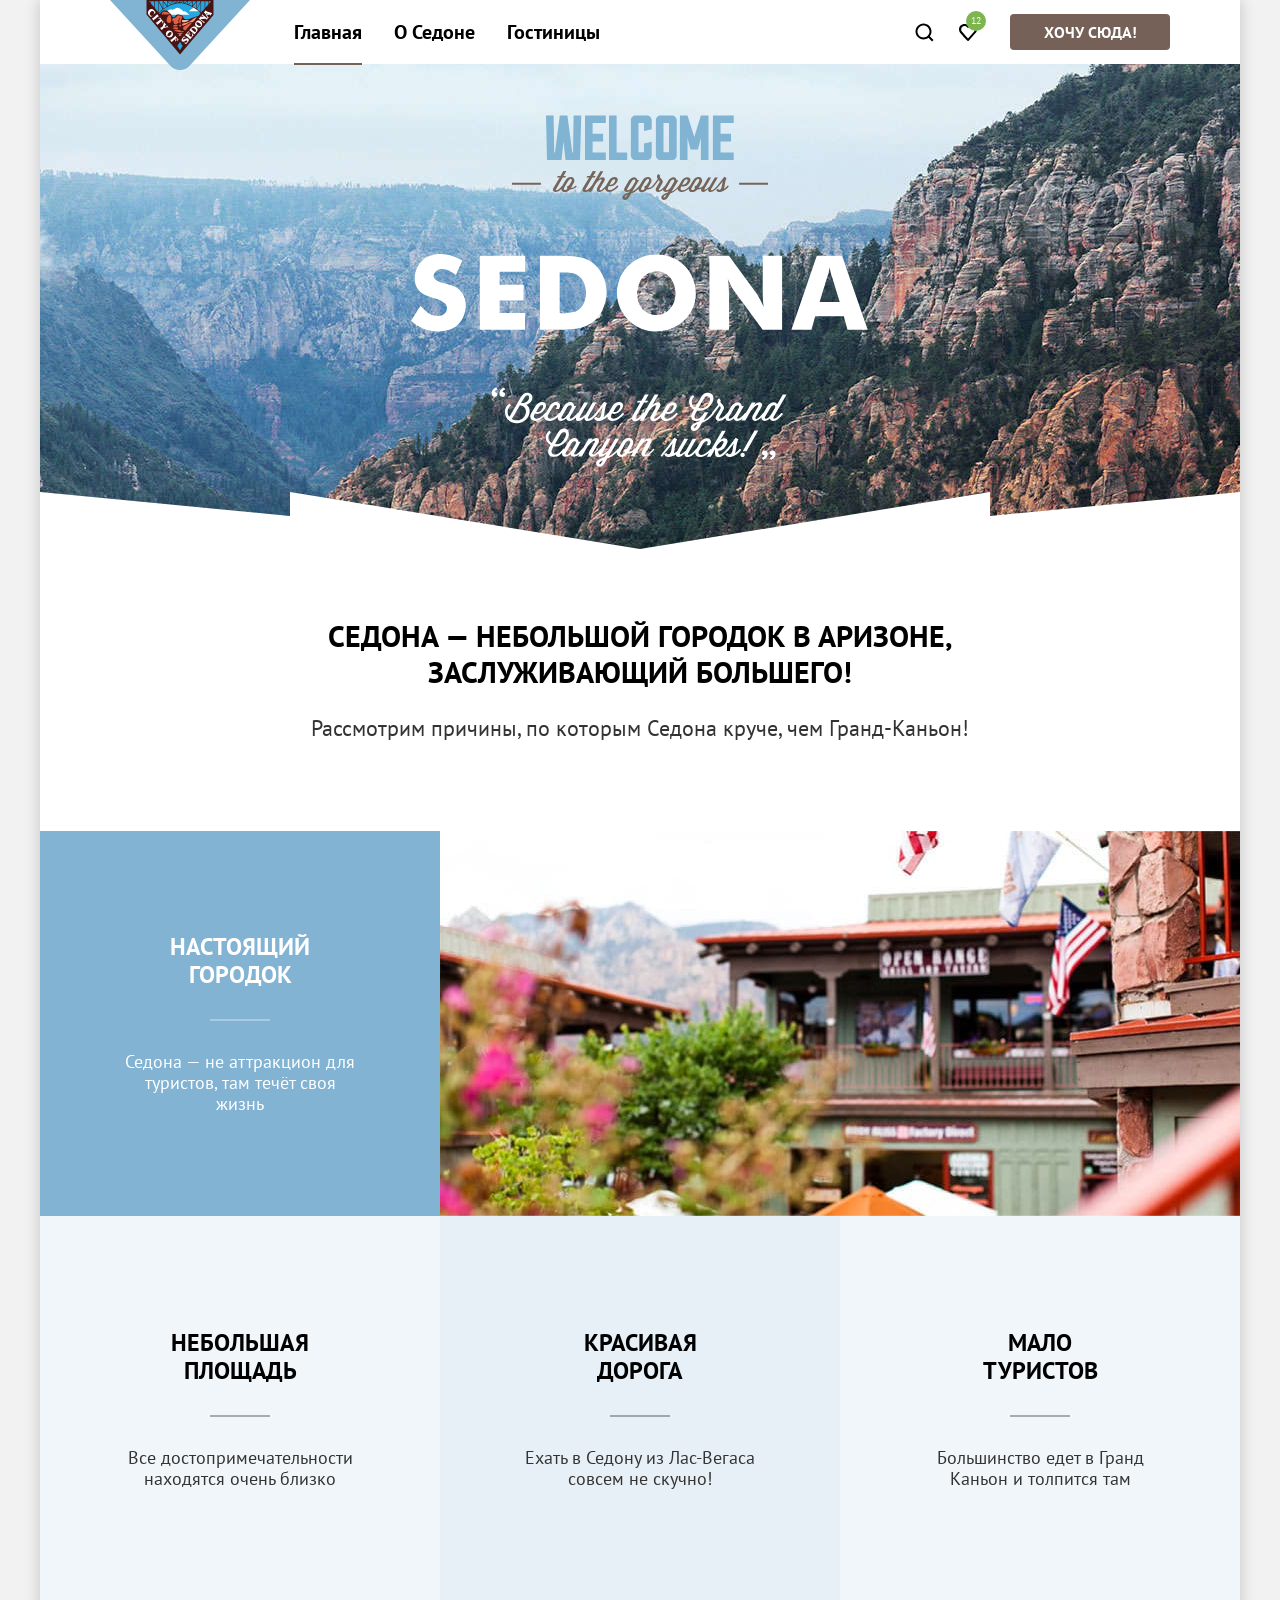
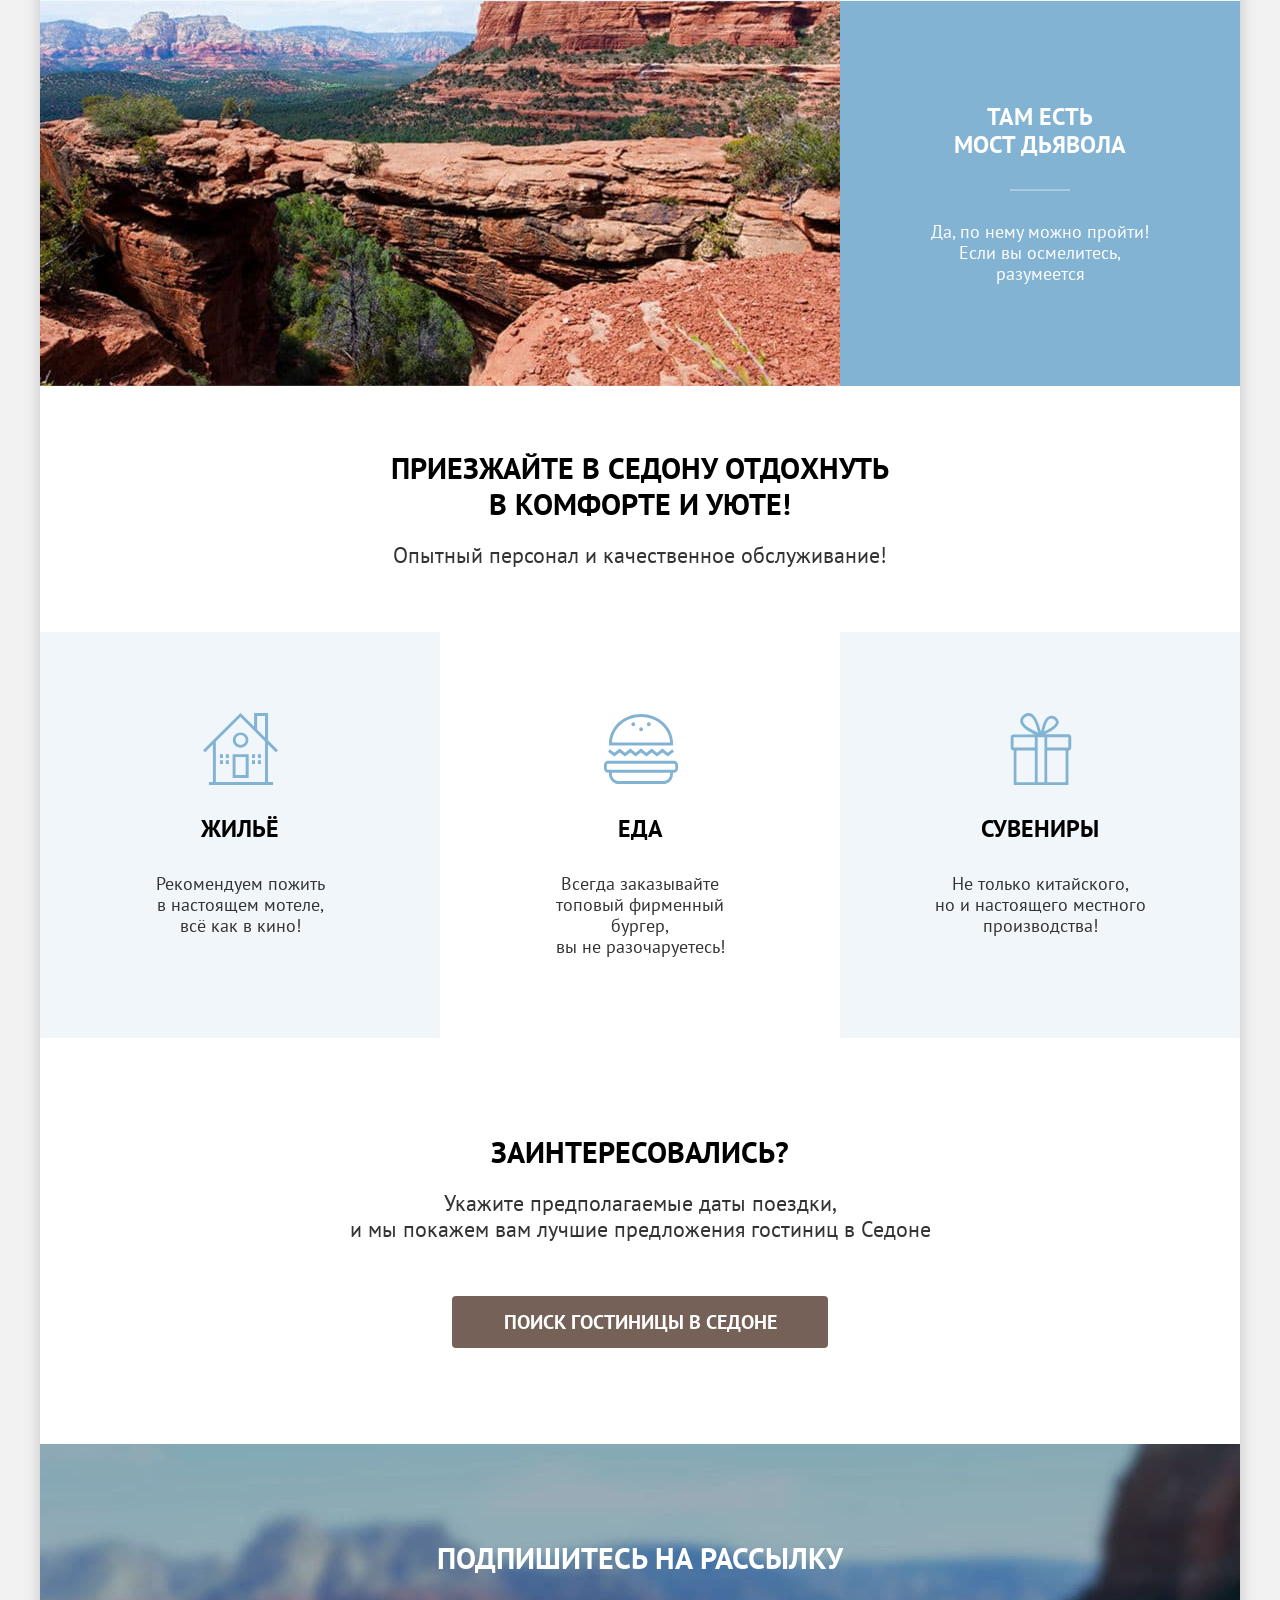
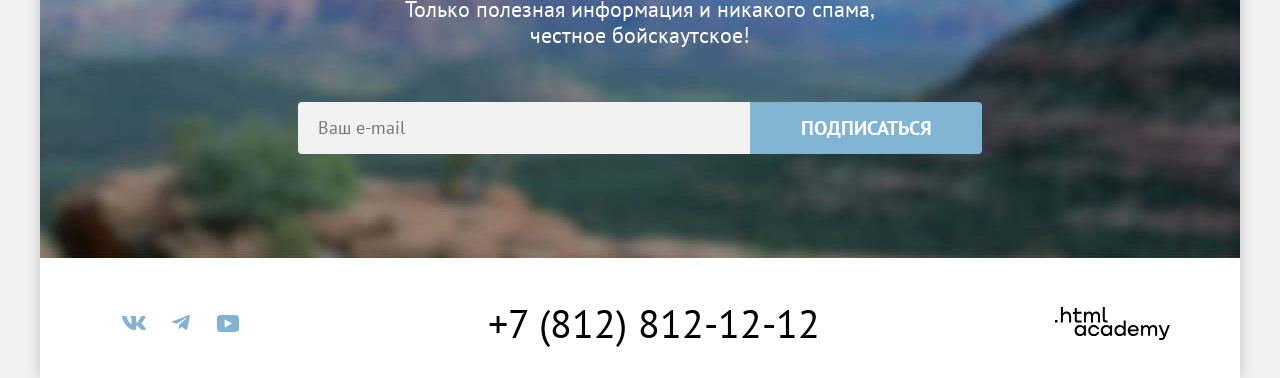
<file: index.html>
<!DOCTYPE html>
<html lang="ru">

  <head>
    <meta charset="utf-8">
    <title>Город Седона – каньоны Аризоны</title>
    <link rel="stylesheet" href="styles/styles.css">
    <link rel="icon" href="favicon.ico">
    <link rel="icon" type="image/png" href="images/favicon.png">
  </head>

  <body>
    <div class="container">
      <header class="header" data-test="header">
        <nav class="nav">
          <a class="logo" href="index.html" aria-current="page">
            <img src="images/logo.svg" width="140" height="70" alt="Логотип сайта города Седона">
          </a>
          <ul class="list nav-list">
            <li class="nav-item">
              <a class="nav-link nav-link-current" aria-current="page">Главная</a>
            </li>
            <li class="nav-item">
              <a class="nav-link" href="#">О Седоне</a>
            </li>
            <li class="nav-item">
              <a class="nav-link" href="catalog.html">Гостиницы</a>
            </li>
          </ul>
          <ul class="list nav-list user-menu-list">
            <li class="user-menu-item">
              <a class="nav-link user-menu-link user-menu-search" href="#">
                <span class="visually-hidden">Поиск по сайту</span>
              </a>
            </li>
            <li class="user-menu-item">
              <a class="nav-link user-menu-link user-menu-favorites" href="#">
                <span class="visually-hidden">Гостиниц в избранном</span>
                <span class="favorites-number">12</span>
              </a>
            </li>
            <li class="user-menu-item">
              <a class="button user-menu-button" href="#">Хочу сюда!
              </a>
            </li>
          </ul>
        </nav>
      </header>
      <main class="main" data-test="main">
        <section class="welcome" data-test="hero">
          <h1 class="visually-hidden">Добро пожаловать в Седону!</h1>
          <img class="welcome-img" src="images/welcome.svg" width="458" height="352" lang="en"
            alt="Welcome to the gorgeous Sedona, because the Grand Canyon sucks!">
        </section>
        <section class="advantages" data-test="advantages">
          <div class="title-wrapper advantages-wrapper">
            <h2 class="title">Седона&nbsp;&mdash; небольшой городок в&nbsp;Аризоне, заслуживающий большего!</h2>
            <p class="title-text">Рассмотрим причины, по&nbsp;которым Седона круче, чем Гранд-Каньон!</p>
          </div>
          <ul class="list advantages-list">
            <li class="advantages-item-special">
              <div class="advantages-item-wrap advantages-item-wrap-special">
                <h3 class="subtitle subtitle-special">Настоящий городок</h3>
                <p class="subtitle-text">Седона&nbsp;&mdash; не&nbsp;аттракцион для туристов, там течёт своя жизнь
                </p>
              </div>
              <img class="advantages-img" src="images/pictures/town-view.jpg" width="800" height="385"
                alt="Уголок Седоны на фоне гор">
            </li>
            <li class="advantages-item">
              <div class="advantages-item-wrap">
                <h3 class="subtitle subtitle-advantages">Небольшая площадь</h3>
                <p class="subtitle-text">Все достопримечательности находятся очень близко</p>
              </div>
            </li>
            <li class="advantages-item">
              <div class="advantages-item-wrap">
                <h3 class="subtitle subtitle-advantages">Красивая <br> дорога</h3>
                <p class="subtitle-text">Ехать в&nbsp;Седону из&nbsp;Лас-Вегаса совсем не&nbsp;скучно!</p>
              </div>
            </li>
            <li class="advantages-item">
              <div class="advantages-item-wrap">
                <h3 class="subtitle subtitle-advantages">Мало <br> туристов</h3>
                <p class="subtitle-text">Большинство едет в&nbsp;Гранд Каньон и&nbsp;толпится там</p>
              </div>
            </li>
            <li class="advantages-item-special">
              <img class="advantages-img" src="images/pictures/bridge.jpg" width="800" height="385" alt="Мост дьявола">
              <div class="advantages-item-wrap advantages-item-wrap-special">
                <h3 class="subtitle subtitle-special">Там есть мост&nbsp;дьявола</h3>
                <p class="subtitle-text">Да, по&nbsp;нему можно пройти! Если вы&nbsp;осмелитесь, разумеется</p>
              </div>
            </li>
          </ul>
        </section>
        <section class="advices">
          <div class="title-wrapper advices-wrapper">
            <h2 class="title">Приезжайте в&nbsp;Седону отдохнуть <br> в&nbsp;комфорте и&nbsp;уюте!</h2>
            <p class="title-text">Опытный персонал и&nbsp;качественное обслуживание!</p>
          </div>
          <ul class="list advices-list">
            <li class="advices-item advices-item-house">
              <h3 class="subtitle">Жильё</h3>
              <p class="subtitle-text">Рекомендуем пожить в&nbsp;настоящем мотеле, <br> всё как в&nbsp;кино!</p>
            </li>
            <li class="advices-item advices-item-food">
              <h3 class="subtitle">Еда</h3>
              <p class="subtitle-text">Всегда заказывайте <br> топовый фирменный бургер,
                вы&nbsp;не&nbsp;разочаруетесь!
              </p>
            </li>
            <li class="advices-item advices-item-gift">
              <h3 class="subtitle">Сувениры</h3>
              <p class="subtitle-text">Не&nbsp;только китайского, но&nbsp;и&nbsp;настоящего местного производства!
              </p>
            </li>
          </ul>
        </section>
        <section class="search" data-test="search">
          <div class="title-wrapper search-wrapper">
            <h2 class="title">Заинтересовались?</h2>
            <p class="title-text">Укажите предполагаемые даты поездки, <br> и&nbsp;мы&nbsp;покажем вам лучшие
              предложения гостиниц в&nbsp;Седоне</p>
          </div>
          <button class="button button-search" type="button" onclick="window.modalDialog.showModal();">Поиск гостиницы
            в Седоне</button>
        </section>
        <section class="subscribe subscribe-special" data-test="subscribe">
          <div class="title-wrapper subscribe-wrapper">
            <h2 class="title title-subscribe">Подпишитесь на рассылку</h2>
            <p class="title-text">Только полезная информация и&nbsp;никакого спама, честное&nbsp;бойскаутское!</p>
          </div>
          <form class="subscribe-form" action="https://echo.htmlacademy.ru/" method="post">
            <label class="visually-hidden" for="subscribe-email">Введите ваш email</label>
            <input class="input" type="email" id="subscribe-email" name="subscribe-email" placeholder="Ваш e-mail"
              required>
            <button class="button button-subscribe" type="submit">Подписаться</button>
          </form>
        </section>
      </main>
      <footer class="footer" data-test="footer">
        <section class="socials">
          <h2 class="visually-hidden">Мы в социальных сетях</h2>
          <ul class="list socials-list">
            <li class="socials-item">
              <a class="socials-link socials-link-vk" href="https://vk.com/htmlacademy">
                <span class="visually-hidden">ВКонтакте</span>
              </a>
            </li>
            <li class="socials-item">
              <a class="socials-link socials-link-telegram" href="https://t.me/htmlacademy">
                <span class="visually-hidden">Телеграм</span>
              </a>
            </li>
            <li class="socials-item">
              <a class="socials-link socials-link-youtube" href="https://www.youtube.com/user/htmlacademyru">
                <span class="visually-hidden" lang="en">YouTube</span>
              </a>
            </li>
          </ul>
        </section>
        <address class="contacts"><a class="contacts-phone" href="tel:+78128121212">+7 (812) 812-12-12</a></address>
        <a class="developer-link" href="https://htmlacademy.ru/intensive/htmlcss">
          <span class="visually-hidden">Логотип разработчика сайта HTML Academy</span>
        </a>
      </footer>
      <dialog class="modal-window" id="modalDialog">
        <div class="modal-container">
          <div class="modal modal-search">
            <form method="dialog">
              <button class="modal-close-button" type="submit">
                <span class="visually-hidden">Закрыть</span>
              </button>
            </form>
            <section class="modal-content">
              <h2 class="modal-title">Поиск гостиницы в Седоне</h2>
              <form class="modal-form" action="https://echo.htmlacademy.ru/" method="post">
                <p class="form-check-date">
                  <label class="modal-label-title" for="check-in-date">Дата заезда:</label>
                  <input class="input input-check-date" type="text" id="check-in-date" name="check-in-date"
                    placeholder="Укажите дату" value="27 апреля 2020" autofocus required>
                  <span class="icon-calendar" tabindex="0"></span>
                  <span class="form-info form-info-warning">Мы не можем отправить вас в прошлое.</span>
                </p>
                <p class="form-check-date">
                  <label class="modal-label-title" for="check-out-date">Дата выезда:</label>
                  <input class="input input-check-date" type="text" id="check-out-date" name="check-out-date"
                    placeholder="Укажите дату" value="1 сентября 2023" required>
                  <span class="icon-calendar" tabindex="0"></span>
                  <span class="form-info">На эти даты есть свободные номера. Пока есть.</span>
                </p>
                <div class="check-in-all-persons-wrapper">
                  <div class="check-in-persons-wrapper check-in-adults-wrapper">
                    <label class="modal-label-title" for="adults">Взрослые:</label>
                    <div class="buttons-wrap">
                      <button class="button button-plus-minus button-minus" type="button">
                        <span class="visually-hidden">Увеличивает количество взрослых</span>
                      </button>
                      <input class="input input-persons" type="text" id="adults" name="adults" value="2" placeholder="0"
                        maxlength="2" required>
                      <button class="button button-plus-minus button-plus" type="button">
                        <span class="visually-hidden">Уменьшает количество взрослых</span>
                      </button>
                    </div>
                  </div>
                  <div class="check-in-persons-wrapper check-in-children-wrapper">
                    <label class="modal-label-title modal-label-title-children" for="children">Дети:</label>
                    <span class="tooltip-icon" tabindex="0"></span>
                    <span class="tooltip-text">Укажите количество детей, которые будут с&nbsp;вами, возраст
                      которых
                      от&nbsp;6&nbsp;до&nbsp;18&nbsp;лет. Дети до&nbsp;6&nbsp;лет размещаются бесплатно.
                    </span>
                    <div class="buttons-wrap">
                      <button class="button button-plus-minus button-minus" type="button">
                        <span class="visually-hidden">Увеличивает количество детей</span>
                      </button>
                      <input class="input input-persons" type="text" id="children" name="children" value="2"
                        placeholder="0" maxlength="2">
                      <button class="button button-plus-minus button-plus" type="button">
                        <span class="visually-hidden">Уменьшает количество детей</span>
                      </button>
                    </div>
                  </div>
                </div>
                <button class=" button button-request" type="submit">Найти</button>
              </form>
            </section>
          </div>
        </div>
      </dialog>
    </div>
  </body>

</html>
</file>
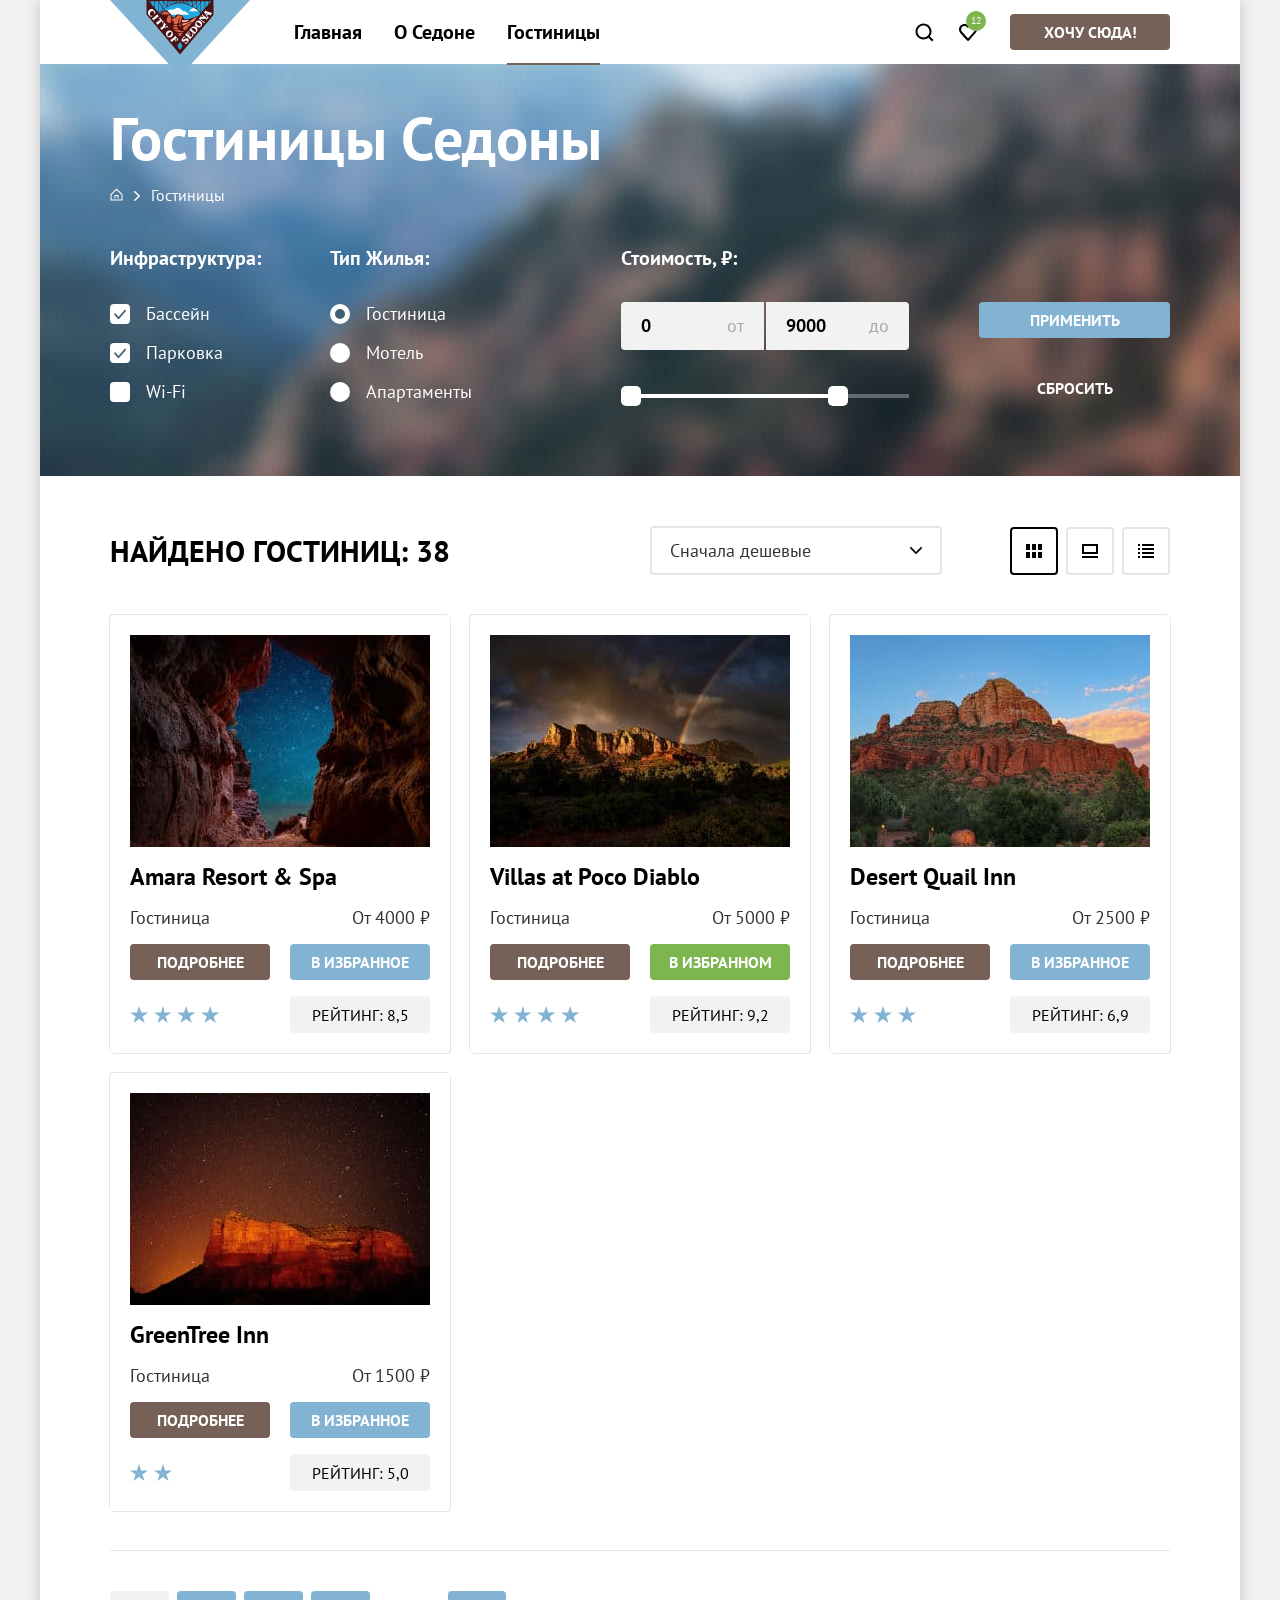
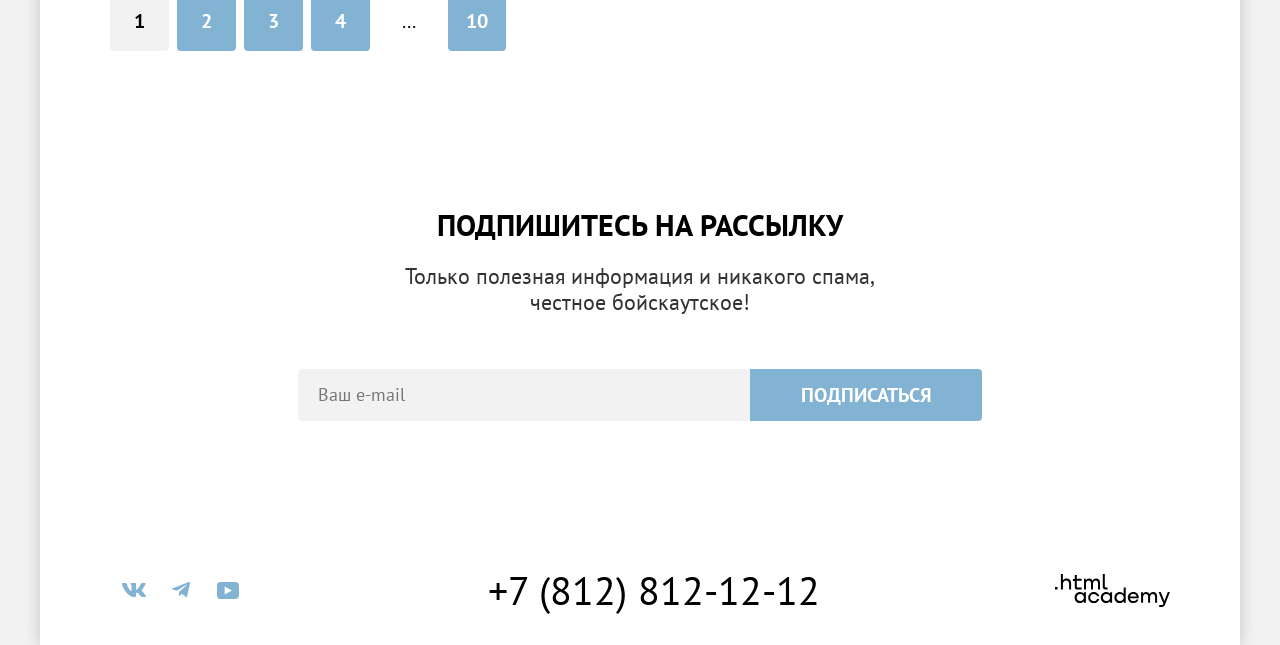
<file: catalog.html>
<!DOCTYPE html>
<html lang="ru">

  <head>
    <meta charset="utf-8">
    <title>Гостиницы Седоны</title>
    <link rel="stylesheet" href="styles/styles.css">
    <link rel="icon" href="/favicon.ico" type="image/x-icon">
  </head>

  <body>
    <div class="container">
      <header class="header" data-test="header">
        <nav class="nav">
          <a class="logo" href="index.html" aria-current="page">
            <img src="images/logo.svg" width="140" height="70" alt="Логотип сайта города Седона">
          </a>
          <ul class="list nav-list">
            <li class="nav-item">
              <a class="nav-link" href="index.html">Главная</a>
            </li>
            <li class="nav-item">
              <a class="nav-link" href="#">О Седоне</a>
            </li>
            <li class="nav-item">
              <a class="nav-link nav-link-current" aria-current="page">Гостиницы</a>
            </li>
          </ul>
          <ul class="list nav-list user-menu-list">
            <li class="user-menu-item">
              <a class="nav-link user-menu-link user-menu-search" href="#">
                <span class="visually-hidden">Поиск по сайту</span>
              </a>
            </li>
            <li class="user-menu-item">
              <a class="nav-link user-menu-link user-menu-favorites" href="#">
                <span class="visually-hidden">Гостиниц в избранном</span>
                <span class="favorites-number">12</span>
              </a>
            </li>
            <li class="user-menu-item">
              <a class="button user-menu-button" href="#">Хочу сюда!
              </a>
            </li>
          </ul>
        </nav>
      </header>
      <main class="main" data-test="main">
        <div class="catalog-top">
          <h1 class="catalog-top-title">Гостиницы Седоны</h1>
          <ul class="list breadcrumbs-list">
            <li class="breadcrumbs-item" tabindex="0">
              <a class="breadcrumbs-link breadcrumbs-link-index" href="index.html">
                <span class="visually-hidden">Главная</span>
              </a>
            <li class="breadcrumbs-item">
              <a class="breadcrumbs-link breadcrumbs-link-catalog" aria-current="page">Гостиницы</a>
            </li>
          </ul>
          <section class="filter" data-test="filter">
            <h2 class="visually-hidden">Выбор гостиницы по параметрам</h2>
            <form class="filter-form" action="https://echo.htmlacademy.ru/" method="get">
              <fieldset class="filter-group">
                <legend class="filter-title">Инфраструктура:</legend>
                <ul class="list filter-list">
                  <li class="filter-item">
                    <label class="filter-subject" for="pool">
                      <input class="visually-hidden input-box" type="checkbox" id="pool" name="pool" checked>
                      <span class="input-check input-check-box" tabindex="0"></span>
                      <span class="check-box-title">Бассейн</span>
                    </label>
                  </li>
                  <li class="filter-item">
                    <label class="filter-subject" for="parking">
                      <input class="visually-hidden input-box" type="checkbox" id="parking" name="parking" checked>
                      <span class="input-check input-check-box" tabindex="0"></span>
                      <span class="check-box-title">Парковка</span>
                    </label>
                  </li>
                  <li class="filter-item">
                    <label class="filter-subject" for="wi-fi">
                      <input class="visually-hidden input-box" type="checkbox" id="wi-fi" name="wi-fi">
                      <span class="input-check input-check-box" tabindex="0"></span>
                      <span class="check-box-title">Wi-Fi</span>
                    </label>
                  </li>
                </ul>
              </fieldset>
              <fieldset class="filter-group">
                <legend class="filter-title">Тип Жилья:</legend>
                <ul class="list filter-list">
                  <li class="filter-item">
                    <label class="filter-subject" for="hotel">
                      <input class="visually-hidden input-radio" type="radio" id="hotel" name="accommodation-type"
                        value="hotel" checked>
                      <span class="input-check input-check-radio" tabindex="0"></span>
                      <span class="check-box-title">Гостиница</span>
                    </label>
                  </li>
                  <li class="filter-item">
                    <label class="filter-subject" for="motel">
                      <input class="visually-hidden input-radio" type="radio" id="motel" name="accommodation-type"
                        value="motel">
                      <span class="input-check input-check-radio" tabindex="0"></span>
                      <span class="check-box-title">Мотель</span>
                    </label>
                  </li>
                  <li class="filter-item">
                    <label class="filter-subject" for="apartments">
                      <input class="visually-hidden input-radio" type="radio" id="apartments" name="accommodation-type"
                        value="apartments">
                      <span class="input-check input-check-radio" tabindex="0"></span>
                      <span class="check-box-title">Апартаменты</span>
                    </label>
                  </li>
                </ul>
              </fieldset>
              <fieldset class="filter-group filter-group-price">
                <legend class="filter-title">Стоимость, ₽:</legend>
                <div class="filter-inputs-wrapper">
                  <div class="control-price-wrap">
                    <label class="filter-control-price" for="price-min">
                      <input class="input filter-input" type="text" id="price-min" name="price-min" placeholder="0"
                        value="0">
                      <span class="input-text">от</span>
                    </label>
                  </div>
                  <div class="control-price-wrap">
                    <label class="filter-control-price" for="price-max">
                      <input class="input filter-input filter-input-right" type="text" id="price-max" name="price-max"
                        placeholder="0" value="9000">
                      <span class="input-text input-text-right">до</span>
                    </label>
                  </div>
                </div>
                <div class="range-scale">
                  <div class="range-bar" style="left: 10px; width: 207px;">
                    <button class="button-slider button-slider-min" type="button">
                      <span class="visually-hidden">Регулирует минимальную стоимость</span>
                    </button>
                    <button class="button-slider button-slider-max" type="button">
                      <span class="visually-hidden">Регулирует максимальную стоимость</span>
                    </button>
                  </div>
                </div>
              </fieldset>
              <div class="filter-form-buttons">
                <button class="button filter-form-button" type="submit">Применить</button>
                <button class="button filter-form-button button-reset" type="reset">Сбросить</button>
              </div>
            </form>
          </section>
        </div>
        <section class="catalog" data-test="catalog">
          <div class="sorting-wrapper">
            <h2 class="title"> Найдено гостиниц:
              <span class="sorted-items-numbers">38</span>
            </h2>
            <div class="select-wrap">
              <select class="select-sorting" aria-label="Сортировка">
                <option value="cheap" selected>Сначала дешевые</option>
                <option value="expensive">Сначала дорогие</option>
                <option value="popular">Сначала популярные</option>
                <option value="rating">По рейтингу</option>
              </select>
            </div>
            <ul class="list view-mode-list">
              <li class="view-mode-item">
                <a class="view-mode-link view-mode-tile view-mode-selected" href="catalog.html?view=list">
                  <span class="visually-hidden">Показать списком</span>
                </a>
              </li>
              <li class="view-mode-item">
                <a class="view-mode-link view-mode-card" href="catalog.html?view=card">
                  <span class="visually-hidden">Показать по одной карточке</span>
                </a>
              </li>
              <li class="view-mode-item">
                <a class="view-mode-link view-mode-list" href="catalog.html?view=tile">
                  <span class="visually-hidden">Показать группу карточек</span>
                </a>
              </li>
            </ul>
          </div>
          <ul class="list catalog-list">
            <li class="catalog-item">
              <a class="catalog-img-link" tabindex="-1" href="#">
                <img class="catalog-image" src="images/hotels/hotel-1.jpg" width="300" height="212"
                  alt="Узкий скальный проход с видом на звёздное небо">
              </a>
              <a class="catalog-title-link" href="#">
                <h3 class="subtitle catalog-title" lang="en">Amara Resort & Spa</h3>
              </a>
              <p class="subtitle-text">Гостиница</p>
              <p class="subtitle-text subtitle-text-price">От 4000 ₽</p>
              <a class="button button-info" href="#">Подробнее</a>
              <button class="button button-favorite" type="button">В Избранное</button>
              <p class="stars stars-four">
                <span class="visually-hidden">4 звезды</span>
              </p>
              <p class="button button-rating">Рейтинг: 8,5</p>
            </li>
            <li class="catalog-item">
              <a class="catalog-img-link" tabindex="-1" href="#">
                <img class="catalog-image" src="images/hotels/hotel-2.jpg" width="300" height="212"
                  alt="Горы на фоне вечернего неба с радугой">
              </a>
              <a class="catalog-title-link" href="#">
                <h3 class="subtitle catalog-title" lang="es">Villas at Poco Diablo</h3>
              </a>
              <p class="subtitle-text">Гостиница</p>
              <p class="subtitle-text subtitle-text-price">От 5000 ₽</p>
              <a class="button button-info" href="#">Подробнее</a>
              <button class="button button-favorite button-favorite-active" type="button">В Избранном</button>
              <p class="stars stars-four">
                <span class="visually-hidden">4 звезды</span>
              </p>
              <p class="button button-rating">Рейтинг: 9,2</p>
            </li>
            <li class="catalog-item">
              <a class="catalog-img-link" tabindex="-1" href="#">
                <img class="catalog-image" src="images/hotels/hotel-3.jpg" width="300" height="212"
                  alt="Гора на фоне голубого неба">
              </a>
              <a class="catalog-title-link" href="#">
                <h3 class="subtitle catalog-title" lang="en">Desert Quail Inn</h3>
              </a>
              <p class="subtitle-text">Гостиница</p>
              <p class="subtitle-text subtitle-text-price">От 2500 ₽</p>
              <a class="button button-info" href="#">Подробнее</a>
              <button class="button button-favorite" type="button">В Избранное</button>
              <p class="stars stars-three">
                <span class="visually-hidden">3 звезды</span>
              </p>
              <p class="button button-rating">Рейтинг: 6,9</p>
            </li>
            <li class="catalog-item">
              <a class="catalog-img-link" tabindex="-1" href="#">
                <img class="catalog-image" src="images/hotels/hotel-4.jpg" width="300" height="212"
                  alt="Звёздное небо над красными скалами">
              </a>
              <a class="catalog-title-link" href="#">
                <h3 class="subtitle catalog-title" lang="en">GreenTree Inn</h3>
              </a>
              <p class="subtitle-text">Гостиница</p>
              <p class="subtitle-text subtitle-text-price">От 1500 ₽</p>
              <a class="button button-info" href="#">Подробнее</a>
              <button class="button button-favorite" type="button">В Избранное</button>
              <p class="stars stars-two">
                <span class="visually-hidden">2 звезды</span>
              </p>
              <p class="button button-rating">Рейтинг: 5,0</p>
            </li>
          </ul>
          <ul class="list pagination-list">
            <li class="pagination-item">
              <a class="button button-pagination button-pagination-current">1</a>
            </li>
            <li class="pagination-item">
              <a class="button button-pagination" href="#">2</a>
            </li>
            <li class="pagination-item">
              <a class="button button-pagination" href="#">3</a>
            </li>
            <li class="pagination-item">
              <a class="button button-pagination" href="#">4</a>
            </li>
            <li class="pagination-item">
              <span class="button button-pagination pagination-dots">...</span>
            </li>
            <li class="pagination-item">
              <a class="button button-pagination button-pagination-two-digits" href="#">10</a>
            </li>
          </ul>
        </section>
        <section class="subscribe" data-test="subscribe">
          <div class="title-wrapper subscribe-wrapper">
            <h2 class="title">Подпишитесь на рассылку</h2>
            <p class="title-text">Только полезная информация и&nbsp;никакого спама, честное&nbsp;бойскаутское!</p>
          </div>
          <form class="subscribe-form" action="https://echo.htmlacademy.ru/" method="post">
            <label class="visually-hidden" for="subscribe-email">Введите ваш email</label>
            <input class="input" type="email" id="subscribe-email" name="subscribe-email" placeholder="Ваш e-mail"
              required>
            <button class="button button-subscribe" type="submit">Подписаться</button>
          </form>
        </section>
      </main>
      <footer class="footer" data-test="footer">
        <section class="socials">
          <h2 class="visually-hidden">Мы в социальных сетях</h2>
          <ul class="list socials-list">
            <li class="socials-item">
              <a class="socials-link socials-link-vk" href="https://vk.com/htmlacademy">
                <span class="visually-hidden">ВКонтакте</span>
              </a>
            </li>
            <li class="socials-item">
              <a class="socials-link socials-link-telegram" href="https://t.me/htmlacademy">
                <span class="visually-hidden">Телеграм</span>
              </a>
            </li>
            <li class="socials-item">
              <a class="socials-link socials-link-youtube" href="https://www.youtube.com/user/htmlacademyru">
                <span class="visually-hidden" lang="en">YouTube</span>
              </a>
            </li>
          </ul>
        </section>
        <address class="contacts"><a class="contacts-phone" href="tel:+78128121212">+7 (812) 812-12-12</a></address>
        <a class="developer-link" href="https://htmlacademy.ru/intensive/htmlcss">
          <span class="visually-hidden">Логотип разработчика сайта HTML Academy</span>
        </a>
      </footer>
    </div>
  </body>

</html>
</file>
<file: styles/styles.css>
@font-face {
  font-family: "PT Sans";
  font-weight: 400;
  font-style: normal;
  font-display: swap;
  src: url("../fonts/ptsans-400.woff2") format("woff2");
 }

 @font-face {
  font-family: "PT Sans";
  font-weight: 700;
  font-style: normal;
  font-display: swap;
  src: url("../fonts/ptsans-700.woff2") format("woff2");
 }

 body {
  font-family: "PT Sans", sans-serif;
  font-size: 22px;
  line-height: 26px;
  color: #333333;
  background-color: #f2f2f2;
  margin: 0;
}

*,
*::before,
*::after {
  box-sizing: border-box;
}

img {
  max-width: 100%;
  height: auto;
  object-fit: contain;
}

.visually-hidden {
  position: fixed;
  transform: scale(0);
}

.container {
  background-color: #ffffff;
  box-shadow: 0 0 15px rgba(0, 0, 0, 0.2);
  display: flex;
  flex-direction: column;
  width: 1200px;
  min-height: 100vh;
  margin-inline: auto;
  text-align: center;
}

.button {
  color: #ffffff;
  background-color: #83b3d3;
  display: inline-block;
  align-self: center;
  font-family: inherit;
  font-size: 16px;
  line-height: 20px;
  font-weight: 700;
  text-transform: uppercase;
  text-decoration: none;
  text-align: center;
  padding: 8px 16px;
  border: none;
  border-radius: 4px;
  cursor: pointer;
}

.button:hover,
.button:focus {
  background-color: #68a2ca;
}

.button:active {
  color: rgba(255, 255, 255, 0.3);
}

.button:disabled {
  color: #ffffff;
  background-color: #e5e5e5;
  cursor: not-allowed;
}

.header {
  color: #000000;
  padding: 0 70px;
}

.nav {
  display: flex;
  gap: 28px;
}

.logo {
  margin-bottom: -6px;
  position: relative;
}

.logo:hover,
.logo:focus {
  filter: saturate(1.5);
}

.logo:active {
  opacity: 0.8;
}

.nav img {
  display: block;
}

.list {
  list-style-type: none;
  margin: 0;
  padding: 0;
}

.nav-list {
  width: 480px;
  display: flex;
  flex-wrap: wrap;
  align-items: center;
}

.user-menu-list {
  margin-left: auto;
  width: 350px;
  justify-content: end;
}

.nav-link {
  font-size: 20px;
  line-height: 24px;
  font-weight: 700;
  text-transform: capitalize;
  color: inherit;
  text-decoration: none;
  padding: 20px 16px;
  display: block;
  position: relative;
}

.nav-link:not(.nav-link-current):hover,
.nav-link:not(.nav-link-current):focus {
  color: #756157;
}

.nav-link:not(.nav-link-current):active {
  color: rgba(117, 97, 87, 0.3);
}

.nav-link-current::after {
  content: "";
  position: absolute;
  right: 16px;
  left: 16px;
  bottom: -1px;
  height: 2px;
  background-color: #756257;
}

.user-menu-list .nav-link {
  padding: 22px 12px;
}

.user-menu-link::before {
  content: "";
  display: block;
  background: #000000;
  width: 20px;
  height: 20px;
  -webkit-mask: no-repeat center;
  mask: no-repeat center;
}

.user-menu-search::before {
  -webkit-mask-image: url("../images/icons/search.svg");
  mask-image: url("../images/icons/search.svg");
}

.user-menu-search:hover::before,
.user-menu-search:focus::before {
  background: #756157;
}

.user-menu-search:active::before {
  background: rgba(117, 97, 87, 0.3);
}

.user-menu-favorites::before {
  -webkit-mask-image: url("../images/icons/favorite.svg");
  mask-image: url("../images/icons/favorite.svg");
  position: relative;
}

.user-menu-favorites:hover::before,
.user-menu-favorites:focus::before {
  background: #756157;
}

.user-menu-favorites:active::before {
  background: rgba(117, 97, 87, 0.3);
}

.favorites-number {
  display: block;
  color: #ffffff;
  background-color: #7db54f;
  font-size: 10px;
  line-height: 10px;
  font-weight: 400;
  border-radius: 50%;
  padding: 5px;
  padding-left: 4px;
  position: absolute;
  width: 20px;
  height: 20px;
  top: 11px;
  right: 4px;
}

.user-menu-button {
  background-color: #756157;
  min-width: 160px;
  max-width: 55%;
  margin-left: 20px;
}

.user-menu-button:hover,
.user-menu-button:focus {
  background-color: #615048;
}

.user-menu-button:active {
  color: rgba(255, 255, 255, 0.3);
  background-color: #756157;
}

.user-menu-button:disabled {
  color: #ffffff;
  background-color: #e5e5e5;
}

.main {
  flex-grow: 1;
  display: flex;
  flex-direction: column;
  gap: 20px;
}

.welcome {
  background-image: url("../images/divider.svg"), url("../images/pictures/background-rocks-1.jpg");
  background-repeat: no-repeat;
  background-color: #bdd6e5;
  background-position: bottom;
  padding: 51px 70px 82px;
}

.welcome-img {
  display: block;
  margin-inline: auto;
}

.title {
  color: #000000;
  font-size: 30px;
  line-height: 36px;
  font-weight: 700;
  text-transform: uppercase;
  margin: 0;
}

.title-text {
  margin: 0;
}

.subtitle {
  color: #000000;
  font-size: 24px;
  line-height: 28px;
  font-weight: 700;
  text-transform: uppercase;
  margin: 0;
}

.subtitle-special {
  color: #ffffff;
}

.subtitle-text {
  font-size: 18px;
  line-height: 21px;
  margin: 0;
  position: relative;
}

.advantages-item-wrap .subtitle-text::before {
  content: "";
  display: block;
  margin-inline: auto;
  margin-block-end: 30px;
  width: 60px;
  height: 2px;
  background-color: rgba(0, 0, 0, 0.3);
}

.advantages-item-wrap-special .subtitle-text::before {
  background-color: rgba(255, 255, 255, 0.3);
}

.advantages {
  display: flex;
  flex-direction: column;
  flex-wrap: wrap;
  gap: 25px;
}

.title-wrapper {
  display: flex;
  flex-direction: column;
  padding: 49px 190px 65px;
  gap: 20px;
}

.advantages-wrapper {
  gap: 25px;
}

.advantages-list {
  display: flex;
  flex-wrap: wrap;
}

.advantages-item {
  background-color: rgba(131, 179, 211, 0.12);
  display: flex;
  flex-direction: row;
  flex-grow: 1;
  width: 400px;
  min-height: 385px;
}

.advantages-item:nth-child(odd) {
  background-color: rgba(131, 179, 211, 0.2);
}

.advantages-item-special {
  background-color: #83b3d3;
  color: #ffffff;
  display: flex;
  flex-direction: row;
  flex-grow: 1;
}

.advantages-item-wrap {
  display: flex;
  flex-direction: column;
  flex-grow: 1;
  gap: 30px;
  margin: auto 0;
  padding: 85px;
}

.advices {
  display: flex;
  flex-direction: column;
  gap: 20px;
}

.advices-wrapper {
  padding-block: 44px;
}

.advices-list {
  display: flex;
  flex-wrap: wrap;
}

.advices-item {
  display: flex;
  flex-direction: column;
  flex-grow: 1;
  align-items: center;
  gap: 30px;
  width: 400px;
  min-height: 385px;
  padding: 81px 85px 81px;
}

.advices-item:nth-child(odd) {
  background-color: rgba(131, 179, 211, 0.12);
}

.advices-item::before {
  content: "";
  display: block;
  width: 75px;
  height: 72px;
  background: no-repeat center / contain;
}

.advices-item-house::before {
  background-image: url("../images/house.svg");
}

.advices-item-food::before {
  background-image: url("../images/food.svg");
}

.advices-item-gift::before {
  background-image: url("../images/gift.svg");
}

.search {
  display: flex;
  flex-direction: column;
  align-items: center;
  padding: 27px 70px 76px;
}

.search-wrapper {
  padding-bottom: 54px;
}

.button-search {
  background-color: #756157;
  font-size: 20px;
  line-height: 36px;
  min-width: 376px;
  max-width: 45%;
}

.button-search:hover,
.button-search:focus {
  background-color: #615048;
}

.button-search:active {
  color: rgba(255, 255, 255, 0.3);
  background-color: #756157;
}

.button-search:disabled {
  color: #ffffff;
  background-color: #e5e5e5;
}

.subscribe {
  display: flex;
  flex-direction: column;
  padding: 47px 70px 104px;
}

.subscribe-wrapper {
  padding-bottom: 54px;
}

.subscribe-form {
  display: flex;
  margin-inline: auto;
  min-width: 684px;
}

.title-subscribe {
  color: #ffffff;
}

.subscribe-special {
  background-image: url("../images/pictures/background-rocks-3.jpg");
  background-size: cover;
  background-repeat: no-repeat;
  background-color: #bdd6e5;
  color: #ffffff;
}

.input {
  background-color: #f2f2f2;
  font-family: inherit;
  font-size: 18px;
  line-height: 24px;
  text-indent: 20px;
  padding: 0;
  border: none;
  border-radius: 4px 0 0 4px;
  flex-grow: 1;
}

.input:hover {
  background-color: #e6e6e6;
  transition: 0.2s;
}

.input:focus {
  background-color: #e6e6e6;
  outline: 3px solid #82b3d3;
  transition: 0.1s;
}

.input:disabled {
  cursor: not-allowed;
  background-color: rgba(230, 230, 230, 0.3);
}

.button-subscribe {
  font-size: 20px;
  line-height: 36px;
  min-width: 232px;
  max-width: 40%;
  border-radius: 0 4px 4px 0;
}

.button-subscribe:disabled {
  cursor: not-allowed;
}

.footer {
  display: flex;
  flex-wrap: wrap;
  justify-content: space-between;
  align-items: center;
  padding: 45px 70px 35px;
}

.socials {
  display: flex;
  flex-wrap: wrap;
  width: 142px;
}

.socials-list {
  display: flex;
  flex-wrap: wrap;
}

.socials-link {
  display: flex;
  justify-content: center;
  align-items: center;
  width: 47px;
  height: 40px;
}

.socials-link::before {
  content: "";
  display: block;
  background: #83b3d3;
  -webkit-mask: no-repeat center;
  mask: no-repeat center;
}

.socials-link-vk::before {
  width: 24px;
  height: 14px;
  -webkit-mask-image: url("../images/socials/vk.svg");
  mask-image: url("../images/socials/vk.svg");
}

.socials-link-telegram::before {
  width: 18px;
  height: 16px;
  -webkit-mask-image: url("../images/socials/telegram.svg");
  mask-image: url("../images/socials/telegram.svg");
}

.socials-link-youtube::before {
  width: 22px;
  height: 17px;
  -webkit-mask-image: url("../images/socials/youtube.svg");
  mask-image: url("../images/socials/youtube.svg");
}

.socials-link:hover::before,
.socials-link:focus::before {
  background: #68a2ca;
}

.socials-link:active::before {
  background: rgba(104, 162, 202, 0.3);
}

.contacts {
  display: flex;
  flex-wrap: wrap;
  justify-content: center;
  align-items: center;
}

.contacts-phone {
  color: #000000;
  font-style: normal;
  font-size: 40px;
  line-height: 40px;
  text-transform: uppercase;
  text-decoration: none;
  display: inline-block;
}

.contacts-phone:hover,
.contacts-phone:focus {
  color: #756157;
}

.contacts-phone:active {
  color: rgba(117, 97, 87, 0.3);
}

.developer-link {
  display: flex;
  justify-content: center;
  align-items: center;
  width: 115px;
  height: 33px;
}

.developer-link::before {
  content: "";
  display: block;
  width: 115px;
  height: 33px;
  background: #000000;
  -webkit-mask: url("../images/developer-logo.svg") no-repeat center;
  mask: url("../images/developer-logo.svg") no-repeat center;
}

.developer-link:hover::before,
.developer-link:focus::before {
  background: #756157;
}

.developer-link:active::before {
  background: rgba(117, 97, 87, 0.3);
}

body:has(.modal-window[open]:modal) {
  overflow: hidden;
}

html:has(.modal-window[open]:modal) {
  scrollbar-width: none;
  scrollbar-color: transparent transparent;

  &::-webkit-scrollbar {
   width: 0;
   background: transparent;
  }
}

.modal-window {
  margin: 0;
  padding: 0;
  border: 0;
}

.modal-window[open]:modal {
  width: 100%;
  height: 100%;
  background: transparent;
}

.modal-window::backdrop {
  background: rgba(242, 242, 242, 0.8);
}

.modal-container {
  position: fixed;
  inset: 0;
  display: flex;
  width: 100%;
  height: 100%;
}

.modal {
  position: relative;
  margin: auto;
  padding: 64px 70px;
  border-radius: 30px;
  box-shadow: 0 25px 50px 0 rgba(0, 0, 0, 0.15);
  background-color: #ffffff;
}

.modal-search {
  min-width: 717px;
  max-width: 1000px;
}

.modal-close-button {
  position: absolute;
  padding: 0;
  top: 64px;
  right: 52px;
  width: 52px;
  height: 52px;
  border: none;
  border-radius: 50%;
  background-color: #f2f2f2;
  cursor: pointer;
}

.modal-close-button::after {
  position: absolute;
  content: "";
  display: block;
  top: 19px;
  left: 19px;
  width: 14px;
  height: 14px;
  background: #000000;
  -webkit-mask: url("../images/icons/close.svg") no-repeat center;
  mask: url("../images/icons/close.svg") no-repeat center;
}

.modal-close-button:hover {
  background-color: #e6e6e6;
  transition: 0.1s;
}

.modal-close-button:focus {
  background-color: #e6e6e6;
  outline: 3px solid #82b3d3;
}

.modal-close-button:active::after {
  opacity: 0.3;
}

.modal-form {
  display: grid;
  grid-template-columns: repeat(4, auto);
  row-gap: 48px;
}

.form-check-date {
  display: flex;
  justify-content: space-between;
  align-items: center;
  margin: 0;
  position: relative;
  grid-column: 1 / -1;
}

.form-info {
  position: absolute;
  top: 52px;
  left: 157px;
  font-size: 16px;
  line-height: 21px;
  text-align: left;
}

.form-info-warning {
  color: #ff5757;
}

.input-check-date {
  font-weight: 700;
  width: 440px;
  border-radius: 4px;
  padding: 12px 20px;
  text-indent: 0;
  flex-grow: 0;
}

.input-check-date:hover {
  background-color: #e6e6e6;
  transition: 0.4s;
}

.input-check-date:focus {
  background-color: #e6e6e6;
  border-radius: 5px;
  outline: 3px solid #82b3d3;
  transition: 0.1s;
}

.icon-calendar {
  position: absolute;
  content: "";
  display: block;
  width: 20px;
  height: 20px;
  top: 14px;
  right: 20px;
  cursor: pointer;
  opacity: 0.3;
  background: url("../images/icons/calendar.svg") no-repeat center;
}

.icon-calendar:hover {
  opacity: 1;
  transition: opacity 0.4s;
}

.icon-calendar:focus {
  opacity: 1;
  outline: 3px solid #82b3d3;
  border-radius: 4px;
  transition: 0.1s;
}

.icon-calendar:active {
  opacity: 0.6;
  transition: 0.1s;
}

.modal-title {
  font-size: 30px;
  line-height: 36px;
  text-align: left;
  max-width: 560px;
  margin: 0;
  margin-bottom: 64px;
  color: #000000;
  text-transform: uppercase;
}

.check-in-all-persons-wrapper {
  display: flex;
  justify-content: space-between;
  grid-column: 1 / -1;
}

.check-in-persons-wrapper {
  display: flex;
  flex-wrap: wrap;
  align-items: center;
  justify-content: space-between;
  min-width: 242px;
  gap: 46px;
}

.modal-label-title {
  font-size: 20px;
  line-height: 24px;
  font-weight: 700;
  text-transform: capitalize;
  color: inherit;
  cursor: pointer;
}

.tooltip-icon {
  position: absolute;
  width: 0;
  height: 0;
}

.tooltip-icon::after {
  position: absolute;
  content: "";
  display: block;
  width: 26px;
  height: 26px;
  top: -12px;
  left: 59px;
  cursor: pointer;
  background: url("../images/icons/info.svg") no-repeat center;
}

.check-in-children-wrapper {
  position: relative;
}

.tooltip-text {
  font-size: 16px;
  line-height: 20px;
  font-weight: 400;
  text-align: left;
  color: #ffffff;
  border-radius: 10px;
  box-shadow: 0 15px 30px 0 rgba(0, 0, 0, 0.3);
  background: #333333;
  width: 256px;
  padding: 21px;
  position: absolute;
  content: "";
  top: 52px;
  left: -56px;
  opacity: 0;
  visibility: hidden;
  transition: opacity 0.5s, visibility 0.5s;
}

.tooltip-text::before {
  position: absolute;
  content: "";
  display: block;
  width: 0;
  height: 0;
  top: -17px;
  left: 119px;
  border: 9px solid transparent;
  border-bottom: 9px solid #333333;
}

.tooltip-icon:hover + .tooltip-text,
.tooltip-icon:focus + .tooltip-text,
.tooltip-icon:active + .tooltip-text {
  opacity: 1;
  visibility: visible;
}

.buttons-wrap {
  display: flex;
  width: 110px;
  align-items: center;
  background-color: #f2f2f2;
  border-radius: 4px;
}

.button-plus-minus {
  display: flex;
  justify-content: center;
  align-items: center;
  width: 20px;
  height: 20px;
  margin: 14px 10px;
  padding: 0;
  background-color: #f2f2f2;
  cursor: pointer;
}

.button-plus-minus::after {
  content: "";
  display: block;
  width: 20px;
  height: 20px;
  background-color:  rgba(117, 97, 87, 0.3);
  -webkit-mask: no-repeat center;
  mask: no-repeat center;
}

.button-plus::after {
  -webkit-mask-image: url("../images/icons/plus.svg");
  mask-image: url("../images/icons/plus.svg");
}

.button-minus::after {
  -webkit-mask-image: url("../images/icons/minus.svg");
  mask-image: url("../images/icons/minus.svg");
}

.button-plus-minus:hover,
.button-plus-minus:focus,
.button-plus-minus:active {
  background-color: #f2f2f2;
  transition: 0.2s;
}

.button-plus-minus:focus {
  outline: 3px solid #82b3d3;
  border-radius: 4px;
}

.button-plus-minus:hover::after {
  background-color: #000000;
  transition: 0.2s;
}

.button-plus-minus:focus::after {
  background: #000000;
  transition: 0.2s;
}

.button-plus-minus:active::after {
  background-color:  rgba(117, 97, 87, 0.3);
  transition: 0.2s;
}

.input-persons {
  line-height: 20px;
  font-weight: 700;
  text-indent: 0;
  text-align: center;
  width: 31px;
  padding: 14px 4px;
  cursor: pointer;
  border-radius: 4px;
  transition: 0.2s;
}

.button-request {
  font-size: 20px;
  line-height: 24px;
  padding-block: 18px;
  border-radius: 10px;
  grid-column: 1 / -1;
}

.catalog-top {
  background-image: url("../images/pictures/background-rocks-2.jpg");
  background-repeat: no-repeat;
  background-size: cover;
  background-color: #bdd6e5;
  color: #ffffff;
  text-align: left;
  display: flex;
  flex-direction: column;
  padding: 35px 70px 70px;
}

.catalog-top-title {
  font-size: 60px;
  font-weight: 700;
  line-height: 78px;
  margin: 0;
  margin-bottom: 8px;
}

.breadcrumbs-list {
  display: flex;
  align-items: center;
  gap: 28px;
  font-size: 16px;
  line-height: 21px;
  margin: 0;
  margin-bottom: 40px;
}

.breadcrumbs-link {
  color: inherit;
  text-decoration: none;
}

.breadcrumbs-link-index {
  content: "";
  display: block;
  width: 13px;
  height: 15px;
  background-color: #ffffff;
  -webkit-mask: url("../images/icons/house-small.svg") no-repeat center;
  mask: url("../images/icons/house-small.svg") no-repeat center;
}

.breadcrumbs-link-index:hover {
  background-color: rgba(255, 255, 255, 0.6);
}

.breadcrumbs-link-index:active {
  background-color: rgba(255, 255, 255, 0.3);
}

.breadcrumbs-link-catalog {
  position: relative;
}

.breadcrumbs-link-catalog::before {
  content: "";
  display: block;
  width: 7px;
  height: 10px;
  position: absolute;
  top: 6px;
  left: -17px;
  background: url("../images/icons/arrow-right.svg") no-repeat center;
}

.filter-form {
  display: flex;
  gap: 70px;
  flex-wrap: wrap;
}

.filter-group {
  display: flex;
  gap: 18px;
  flex-direction: column;
  min-width: 150px;
  margin: 0;
  margin-bottom: 3px;
  padding: 0;
  border: none;
}

.filter-list {
  display: grid;
  grid-auto-columns: min-content;
  gap: 16px;
}

.filter-title {
  font-size: 20px;
  line-height: 24px;
  font-weight: 700;
  max-width: 148px;
  margin-bottom: 32px;
  padding: 0;
}

.filter-item {
  font-size: 18px;
  line-height: 23px;
}

.filter-subject {
  position: relative;
  display: block;
  padding-left: 36px;
  cursor: pointer;
}

.input-check {
  position: absolute;
  top: 2px;
  left: 0;
  width: 20px;
  height: 20px;
  border-radius: 4px;
  background-color: #ffffff;
}

.input-check-radio {
  border-radius: 50%;
}

.input-box[type="checkbox"]:checked + .input-check-box::after {
  position: absolute;
  content: "";
  display: block;
  width: 20px;
  height: 19px;
  top: 50%;
  left: 50%;
  transform: translate(-50%,-50%);
  background: no-repeat;
  background-image: url("../images/icons/tick.svg");
}

.input-radio[type="radio"]:checked + .input-check-radio::after {
  position: absolute;
  content: "";
  display: block;
  width: 10px;
  height: 10px;
  border-radius: 50%;
  top: 50%;
  left: 50%;
  transform: translate(-50%,-50%);
  background-color: #3f5e72;
}

.filter-subject:hover .input-check {
  background-color: rgba(255, 255, 255, 0.6);
  transition: 0.2s;
}

.filter-subject:hover .check-box-title {
  color: rgba(255, 255, 255, 0.6);
  transition: 0.2s;
}

.input-check:focus {
  outline: 3px solid #83b3d3;
  transition: 0.1s;
}

.filter-subject:active .input-check {
  background-color: rgba(255, 255, 255, 0.3);
  transition: 0.2s;
}

.filter-subject:active .check-box-title {
  color: rgba(255, 255, 255, 0.3);
  transition: 0.2s;
}

.filter-group:disabled label {
  cursor: not-allowed;
}

.filter-group:disabled .input-check {
  outline: none;
  background-color: rgba(255, 255, 255, 0.1);
}

.filter-group:disabled .check-box-title {
  color: rgba(255, 255, 255, 0.1);
}

.filter-group:disabled .range-scale {
  opacity: 0.3;
}

.filter-group:disabled .button-slider {
  outline: none;
  cursor: not-allowed;
}

.filter-group-price {
  display: grid;
  grid-template-columns: 1fr 1fr;
  column-gap: 2px;
  align-content: space-between;
  margin: 0;
  margin-left: auto;
}

.filter-inputs-wrapper {
  display: flex;
  gap: 2px;
  grid-column: 1 / -1;
}

.control-price-wrap {
  position: relative;
  display: flex;
}

.filter-input {
  font-weight: 700;
  width: 143px;
  padding-block: 12px;
}

.filter-input:focus {
  background-color: #e6e6e6;
  outline: 3px solid #82b3d3;
}

.filter-input-right {
  border-radius: 0 4px 4px 0;
}

.input-box {
  font-family: inherit;
  font-size: inherit;
}

.input-text {
  position: absolute;
  content: "";
  display: block;
  width: 20px;
  height: 24px;
  top: 12px;
  right: 17px;
  font-size: 18px;
  line-height: 24px;
  color: #000000;
  opacity: 0.3;
  cursor: text;
}

.input-text-right {
  right: 20px;
}

.range-scale {
  grid-column: 1 / -1;
  position: relative;
  height: 4px;
  margin-bottom: 8px;
  background-color: rgba(255, 255, 255, 0.3);
}

.range-bar {
  position: absolute;
  height: 4px;
  background-color: #ffffff;
}

.button-slider {
  position: absolute;
  width: 20px;
  height: 20px;
  background: #ffffff;
  border-radius: 5px;
  border-style: none;
  cursor: pointer;
}

.button-slider:focus {
  outline: 3px solid #83b3d3;
  box-shadow: 0 4px 10px 0 rgba(0, 0, 0, 0.25);
}

.button-slider:active {
  outline: 2px solid #83b3d3;
  box-shadow: 0 7px 15px 0 rgba(0, 0, 0, 0.4);
}

.button-slider-min {
  top: -8px;
  left: -10px;
}

.button-slider-max {
  top: -8px;
  left: 197px;
}

.filter-form-buttons {
  display: flex;
  flex-direction: column;
  justify-content: end;
}

.filter-form-button {
  min-width: 191px;
  max-width: 45%;
}

.filter-form-button:disabled {
  background-color: #e6e6e6;
  cursor: not-allowed;
}

.button-reset {
  background-color: transparent;
  margin-top: 32px;
}

.button-reset:hover {
  background-color: inherit;
  opacity: 0.6;
}

.button-reset:focus {
  background-color: inherit;
  outline: 3px solid #83b3d3;
}

.button-reset:active {
  background-color: inherit;
  color: rgba(255, 255, 255, 0.3);
}

.button-reset:disabled {
  background-color: inherit;
  opacity: 0.1;
}

.sorting-wrapper {
  display: flex;
  align-items: center;
  padding: 30px 70px 20px;
}

.select-wrap {
  position: relative;
  display: flex;
  align-items: center;
  width: 292px;
  margin-left: 200px;
  margin-right: auto;
}

.select-sorting {
  font-family: inherit;
  font-size: 18px;
  line-height: 21px;
  color: #333333;
  width: 100%;
  padding: 14px 20px;
  padding-right: 99px;
  outline: 2px solid #e5e5e5;
  outline-offset: -2px;
  border: none;
  border-radius: 4px;
  background-color: #ffffff;
  background-image: url("../images/icons/arrow-down.svg");
  background-repeat: no-repeat;
  background-position: right 20px center;
  appearance: none;
}

.select-sorting:hover,
.select-sorting:focus {
  outline-color: #68a2ca;
  transition: 0.2s;
}

.select-sorting:disabled {
  outline-color: #000000;
  cursor: not-allowed;
  color: #000000;
  opacity: 0.3;
}

.view-mode-list {
  display: flex;
  gap: 8px;
}

.view-mode-link {
  color: inherit;
  text-decoration: none;
}

.view-mode-link {
  display: flex;
  justify-content: center;
  align-items: center;
  width: 48px;
  height: 48px;
  border: 2px solid #e5e5e5;
  border-radius: 4px;
}

.view-mode-selected {
  border-color: #000000;
}

.view-mode-link:hover {
  border-color: #000000;
}

.view-mode-link:focus {
  border-color: #68a2ca;
}

.view-mode-link:active {
  border-color: #000000;
}

.view-mode-link::before {
  content: "";
  display: block;
  background-color: #000000;
  background: no-repeat center;
}

.view-mode-tile::before {
  width: 16px;
  height: 14px;
  background-image: url("../images/icons/mode-tile.svg");
}

.view-mode-card::before {
  width: 16px;
  height: 14px;
  background-image: url("../images/icons/mode-card.svg");
}

.view-mode-list::before {
  width: 16px;
  height: 14px;
  background-image: url("../images/icons/mode-list.svg");
}

.catalog {
  display: flex;
  flex-direction: column;
  gap: 20px;
  text-align: left;
}

.catalog-list {
  display: grid;
  grid-template-columns: repeat(3, 1fr);
  gap: 20px;
  padding: 0 70px 20px;
  position: relative;
}

.catalog-list::after {
  content: "";
  position: absolute;
  right: 70px;
  left: 70px;
  bottom: -20px;
  height: 1px;
  background-color: #e6e6e6;
}

.catalog-item {
  display: grid;
  grid-template-columns: 1fr 1fr;
  row-gap: 16px;
  column-gap: 20px;
  padding: 20px;
  box-shadow: 1px 1px #e6e6e6, -1px -1px #e6e6e6;
  border-radius: 4px;
}

.catalog-img-link {
  text-decoration: none;
  grid-column: 1 / -1;
  justify-self: center;
}

.catalog-image {
  display: block;
  object-fit: contain;
}

.catalog-title-link {
  text-decoration: none;
  grid-column: 1 / -1;
}

.catalog-title {
  text-transform: none;
}

.subtitle-text-price {
  justify-self: end;
}

.button-info {
  background-color: #756157;
}

.button-info:hover,
.button-info:focus {
  background-color: #615048;
}

.button-info:active {
  color: rgba(255, 255, 255, 0.3);
  background-color: #756157;
}

.button-search:disabled {
  color: #ffffff;
  background-color: #e5e5e5;
}

.button-favorite-active {
  background-color: #7db54f;
}

.button-favorite-active:hover,
.button-favorite-active:focus {
  background-color: #6c9e42;
}

.button-favorite-active:active {
  color: rgba(255, 255, 255, 0.3);
  background-color: #7db54f;
}

.button-favorite-active:disabled {
  color: #ffffff;
  background-color: #e5e5e5;
}

.button-rating {
  color: #000000;
  background-color: #f2f2f2;
  font-weight: 400;
  padding: 9px 16px 8px;
  cursor: default;
}

.button-rating:hover,
.button-rating:focus,
.button-rating:active,
.button-rating:disabled{
  background-color: #f2f2f2;
  color: #000000;
}

.catalog-item p {
  margin: 0;
}

.stars {
  position: relative;
}

.stars::after {
  content: "";
  display: block;
  width: 18px;
  height: 17px;
  transform: translateY(10px);
  background-image: url("../images/icons/star.svg");
  background-repeat: space;
  background-position: left;
}

.stars-two::after {
  width: 42px;
}

.stars-three::after {
  width: 66px;
}

.stars-four::after {
  width: 89px;
}

.stars-five::after {
  width: 104px;
}

.pagination-list {
  display: flex;
  padding: 40px 70px;
  gap: 8px;
}

.button-pagination {
  font-size: 20px;
  line-height: 36px;
  padding: 12px 24px;
}

.button-pagination-current {
  background-color: #f2f2f2;
  color: #000000;
  cursor: default;
}

.button-pagination-current:hover,
.button-pagination-current:focus,
.button-pagination-current:active,
.button-pagination-current:disabled {
  background-color: #f2f2f2;
  color: #000000;
}

.pagination-dots {
  font-weight: 400;
  background-color: transparent;
  color: #000000;
  cursor: default;
}

.pagination-dots:hover,
.pagination-dots:focus,
.pagination-dots:active,
.pagination-dots:disabled {
  background-color: transparent;
  color: #000000;
}

.button-pagination-two-digits {
  padding: 12px 18px;
}
</file>
